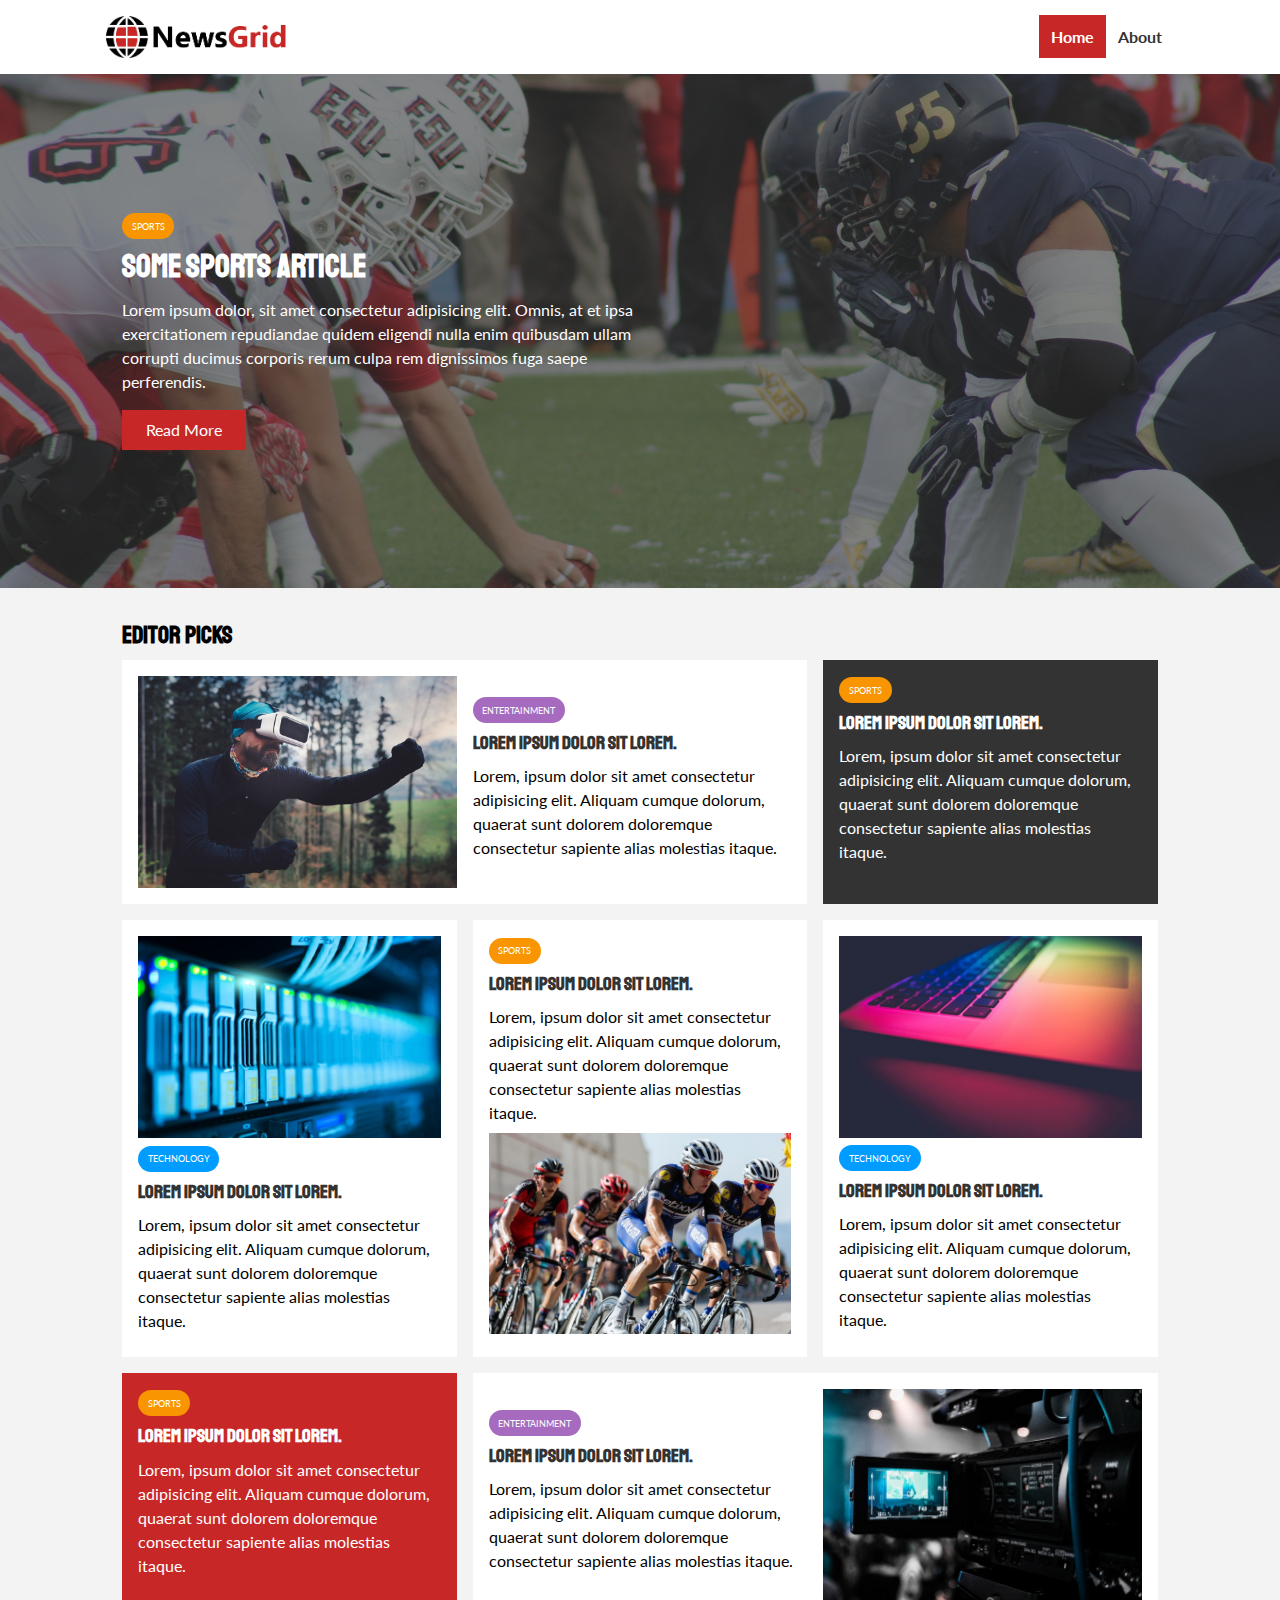
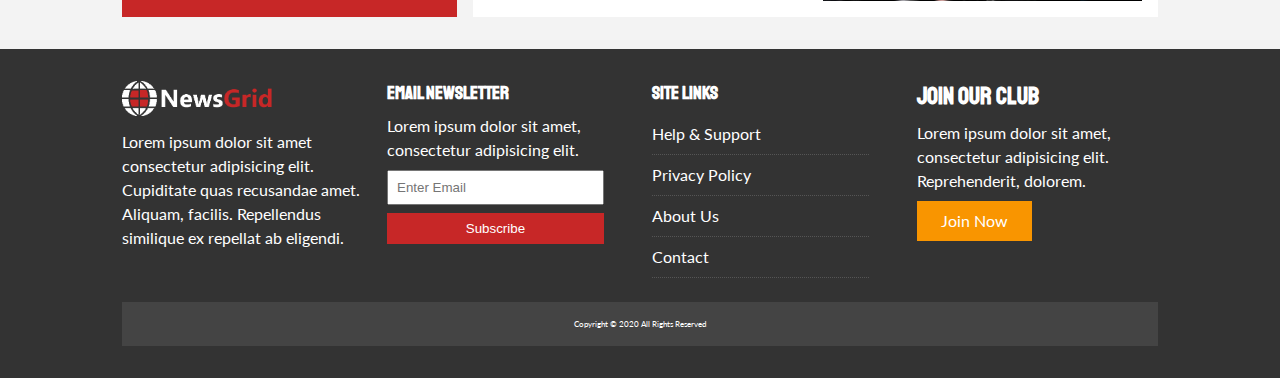
<file: index.html>
<!DOCTYPE html>
<html lang="en">
<head>
  <meta charset="UTF-8">
  <meta name="viewport" content="width=device-width, initial-scale=1.0">
  <link rel="stylesheet" href="https://use.fontawesome.com/releases/v5.6.3/css/all.css" integrity="sha384-UHRtZLI+pbxtHCWp1t77Bi1L4ZtiqrqD80Kn4Z8NTSRyMA2Fd33n5dQ8lWUE00s/" crossorigin="anonymous">
  <link href="https://fonts.googleapis.com/css?family=Lato|Staatliches" rel="stylesheet">
  <link rel="stylesheet" href="css/style.css">
  <link rel="stylesheet" media="screen and (max-width: 768px)" href="css/mobile.css">

  <link rel="shortcut icon" href="img/favicon.ico" typ
  e="image/x-icon">
  <title>NewsGrid | Latest News</title>
</head>
<body>
  <nav id="main-nav">
    <div class="container">
      <img src="img/logo.png" alt="NewsGrid" class="logo">
    
      <div class="social">
        <a href="https://www.facebook.com" target="_blank"><i class="fab fa-facebook fa-2x"></i></a>
        <a href="https://www.twitter.com" target="_blank"><i class="fab fa-twitter fa-2x"></i></a>
        <a href="https://www.instagram.com" target="_blank"><i class="fab fa-instagram fa-2x"></i></a>
        <a href="https://www.youtube.com" target="_blank"><i class="fab fa-youtube fa-2x"></i></a>
      </div>
      <ul>
        <li><a href="index.html" class="current">Home</a></li>
        <li><a href="about.html">About</a></li>
      </ul>
    </div>
  </nav>

  <!-- Showcase -->
  <header id="showcase">
    <div class="container">
      <div class="showcase-container">
        <div class="showcase-content">
          <div class="category category-sports">Sports</div>
          <h1>Some Sports Article</h1>
          <p>Lorem ipsum dolor, sit amet consectetur adipisicing elit. Omnis, at et ipsa exercitationem repudiandae quidem eligendi nulla enim quibusdam ullam corrupti ducimus corporis rerum culpa rem dignissimos fuga saepe perferendis.</p>
          <a href="article.html" class="btn btn-primary">Read More</a>
        </div>
      </div>
    </div>
  </header>
  <!-- Home Articles -->
  <section id="home-articles" class="py-2">
    <div class="container">
      <h2>Editor Picks</h2>
      <div class="articles-container">
        <article class="card">
          <img src="img/articles/ent1.jpg" alt="">
          <div>
          <div class="category category-ent">Entertainment</div>
          <h3>
            <a href="article.html">Lorem ipsum dolor sit lorem.</a>
          </h3>
          <p>Lorem, ipsum dolor sit amet consectetur adipisicing elit. Aliquam cumque dolorum, quaerat sunt dolorem doloremque consectetur sapiente alias molestias itaque.</p>
        </div>
        </article>
        <article class="card bg-dark">
          <div class="category category-sports">Sports</div>
          <h3>
            <a href="article.html">Lorem ipsum dolor sit lorem.</a>
          </h3>
          <p>Lorem, ipsum dolor sit amet consectetur adipisicing elit. Aliquam cumque dolorum, quaerat sunt dolorem doloremque consectetur sapiente alias molestias itaque.</p>
        </article>
        <article class="card">
          <img src="img/articles/tech1.jpg" alt="">
          <div class="category category-tech">Technology</div>
          <h3>
            <a href="article.html">Lorem ipsum dolor sit lorem.</a>
          </h3>
          <p>Lorem, ipsum dolor sit amet consectetur adipisicing elit. Aliquam cumque dolorum, quaerat sunt dolorem doloremque consectetur sapiente alias molestias itaque.</p>
        </article>
        <article class="card">
          
          <div class="category category-sports">Sports</div>
          <h3>
            <a href="article.html">Lorem ipsum dolor sit lorem.</a>
          </h3>
          <p>Lorem, ipsum dolor sit amet consectetur adipisicing elit. Aliquam cumque dolorum, quaerat sunt dolorem doloremque consectetur sapiente alias molestias itaque.</p>
          <img src="img/articles/sports1.jpg" alt="">
        </article>
        <article class="card">
          <img src="img/articles/tech2.jpg" alt="">
          <div class="category category-tech">Technology</div>
          <h3>
            <a href="article.html">Lorem ipsum dolor sit lorem.</a>
          </h3>
          <p>Lorem, ipsum dolor sit amet consectetur adipisicing elit. Aliquam cumque dolorum, quaerat sunt dolorem doloremque consectetur sapiente alias molestias itaque.</p>
        </article>
        <article class="card bg-primary">
          <div class="category category-sports">Sports</div>
          <h3>
            <a href="article.html">Lorem ipsum dolor sit lorem.</a>
          </h3>
          <p>Lorem, ipsum dolor sit amet consectetur adipisicing elit. Aliquam cumque dolorum, quaerat sunt dolorem doloremque consectetur sapiente alias molestias itaque.</p>
        </article>
        <article class="card">
          
          <div>
          <div class="category category-ent">Entertainment</div>
          <h3>
            <a href="article.html">Lorem ipsum dolor sit lorem.</a>
          </h3>
          <p>Lorem, ipsum dolor sit amet consectetur adipisicing elit. Aliquam cumque dolorum, quaerat sunt dolorem doloremque consectetur sapiente alias molestias itaque.</p>
        </div>
        <img src="img/articles/ent2.jpg" alt="">
        </article>
      </div>
    </div>
  </section>
  <!-- Footer -->
  <footer id="main-footer" class="py-2">
    <div class="container footer-container">
      <div>
        <img src="img/logo_light.png" alt="NewsGrid">
        <p>Lorem ipsum dolor sit amet consectetur adipisicing elit. Cupiditate quas recusandae amet. Aliquam, facilis. Repellendus similique ex repellat ab eligendi.</p>
      </div>
      <div>
        <h3>Email Newsletter</h3>
        <p>Lorem ipsum dolor sit amet, consectetur adipisicing elit.</p>
        <form name="contact" method="POST" data-netlify="true">
          <input type="email" name="email" placeholder="Enter Email">
          <input type="submit" value="Subscribe" class="btn btn-primary">
        </form>
      </div>
      <div>
        <h3>Site Links</h3>
        <ul class="list">
          <li><a href="#">Help & Support</a></li>
          <li><a href="#">Privacy Policy</a></li>
          <li><a href="#">About Us</a></li>
          <li><a href="#">Contact</a></li>
        </ul>
      </div>
      <div>
        <h2>Join Our Club</h2>
        <p>Lorem ipsum dolor sit amet, consectetur adipisicing elit. Reprehenderit, dolorem.</p>
        <a href="#" class="btn btn-secondary">Join Now</a>
      </div>
      <div>
        <p>Copyright &copy; 2020 All Rights Reserved</p>
      </div>
    </div>
  </footer>
</body>
</html>
</file>
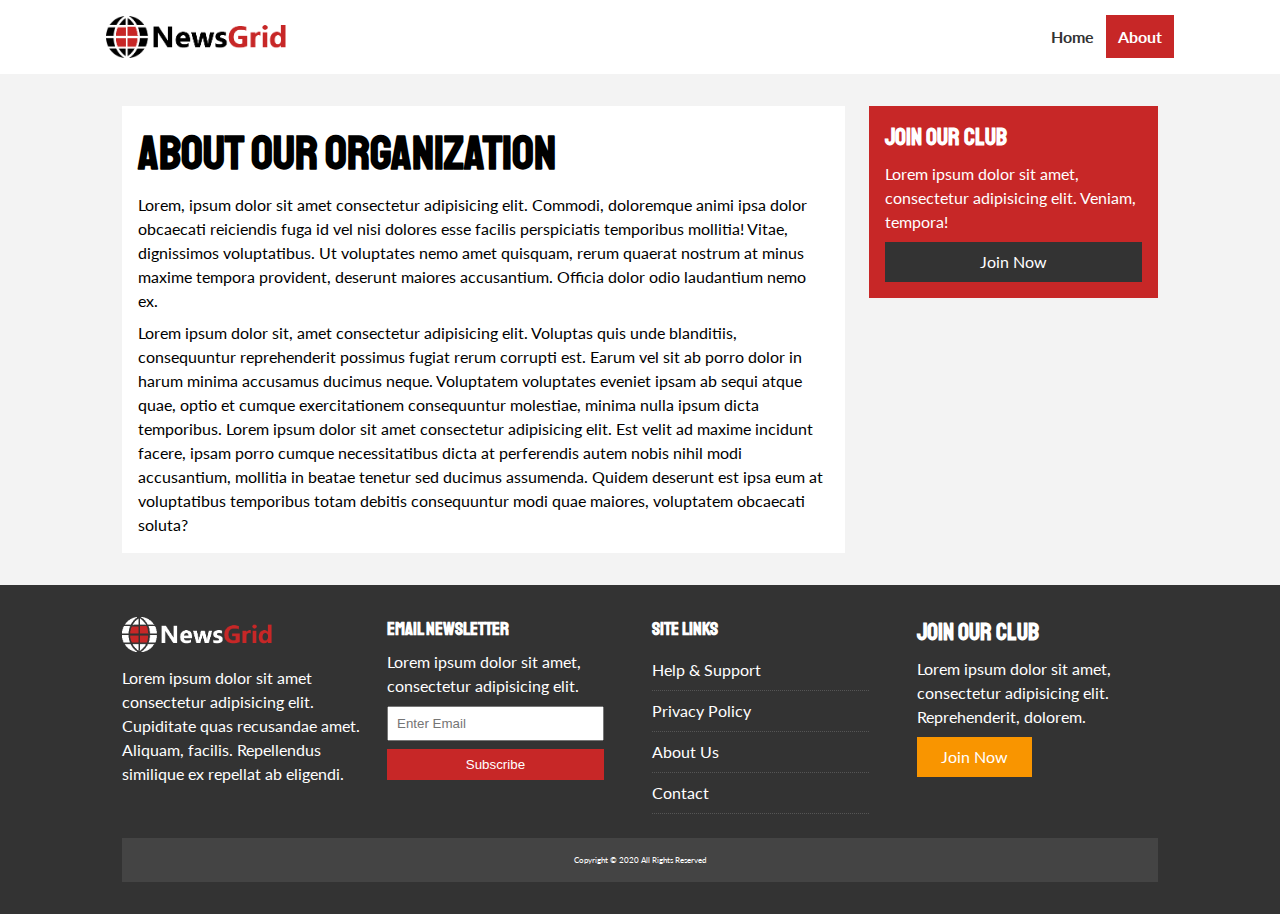
<file: about.html>
<!DOCTYPE html>
<html lang="en">
<head>
  <meta charset="UTF-8">
  <meta name="viewport" content="width=device-width, initial-scale=1.0">
  <link rel="stylesheet" href="https://use.fontawesome.com/releases/v5.6.3/css/all.css" integrity="sha384-UHRtZLI+pbxtHCWp1t77Bi1L4ZtiqrqD80Kn4Z8NTSRyMA2Fd33n5dQ8lWUE00s/" crossorigin="anonymous">
  <link href="https://fonts.googleapis.com/css?family=Lato|Staatliches" rel="stylesheet">
  <link rel="stylesheet" href="css/style.css">
  <link rel="stylesheet" media="screen and (max-width: 768px)" href="css/mobile.css">

  <link rel="shortcut icon" href="img/favicon.ico" typ
  e="image/x-icon">
  <title>NewsGrid | About</title>
</head>
<body>
  <nav id="main-nav">
    <div class="container">
      <img src="img/logo.png" alt="NewsGrid" class="logo">
    
      <div class="social">
        <a href="https://www.facebook.com" target="_blank"><i class="fab fa-facebook fa-2x"></i></a>
        <a href="https://www.twitter.com" target="_blank"><i class="fab fa-twitter fa-2x"></i></a>
        <a href="https://www.instagram.com" target="_blank"><i class="fab fa-instagram fa-2x"></i></a>
        <a href="https://www.youtube.com" target="_blank"><i class="fab fa-youtube fa-2x"></i></a>
      </div>
      <ul>
        <li><a href="index.html">Home</a></li>
        <li><a href="current" class="current">About</a></li>
      </ul>
    </div>
  </nav>

  <section id="about">
    <div class="container">
      <div class="page-container">
        <article class="card">
          <h1 class="l-heading">About Our Organization</h1>
          <p>Lorem, ipsum dolor sit amet consectetur adipisicing elit. Commodi, doloremque animi ipsa dolor obcaecati reiciendis fuga id vel nisi dolores esse facilis perspiciatis temporibus mollitia! Vitae, dignissimos voluptatibus. Ut voluptates nemo amet quisquam, rerum quaerat nostrum at minus maxime tempora provident, deserunt maiores accusantium. Officia dolor odio laudantium nemo ex.</p>
          Lorem ipsum dolor sit, amet consectetur adipisicing elit. Voluptas quis unde blanditiis, consequuntur reprehenderit possimus fugiat rerum corrupti est. Earum vel sit ab porro dolor in harum minima accusamus ducimus neque. Voluptatem voluptates eveniet ipsam ab sequi atque quae, optio et cumque exercitationem consequuntur molestiae, minima nulla ipsum dicta temporibus. Lorem ipsum dolor sit amet consectetur adipisicing elit. Est velit ad maxime incidunt facere, ipsam porro cumque necessitatibus dicta at perferendis autem nobis nihil modi accusantium, mollitia in beatae tenetur sed ducimus assumenda. Quidem deserunt est ipsa eum at voluptatibus temporibus totam debitis consequuntur modi quae maiores, voluptatem obcaecati soluta?
        </article>
        <aside class="card bg-primary">
        <h2>Join Our Club</h2>
        <p>Lorem ipsum dolor sit amet, consectetur adipisicing elit. Veniam, tempora!</p>
        <a href="#" class="btn btn-dark btn-block">Join Now</a>
      </aside>
      </div>
    </div>
  </section>

  <!-- Footer -->
  <footer id="main-footer" class="py-2">
    <div class="container footer-container">
      <div>
        <img src="img/logo_light.png" alt="NewsGrid">
        <p>Lorem ipsum dolor sit amet consectetur adipisicing elit. Cupiditate quas recusandae amet. Aliquam, facilis. Repellendus similique ex repellat ab eligendi.</p>
      </div>
      <div>
        <h3>Email Newsletter</h3>
        <p>Lorem ipsum dolor sit amet, consectetur adipisicing elit.</p>
        <form name="contact" method="POST" data-netlify="true">
          <input type="email" name="email" placeholder="Enter Email">
          <input type="submit" value="Subscribe" class="btn btn-primary">
        </form>
      </div>
      <div>
        <h3>Site Links</h3>
        <ul class="list">
          <li><a href="#">Help & Support</a></li>
          <li><a href="#">Privacy Policy</a></li>
          <li><a href="#">About Us</a></li>
          <li><a href="#">Contact</a></li>
        </ul>
      </div>
      <div>
        <h2>Join Our Club</h2>
        <p>Lorem ipsum dolor sit amet, consectetur adipisicing elit. Reprehenderit, dolorem.</p>
        <a href="#" class="btn btn-secondary">Join Now</a>
      </div>
      <div>
        <p>Copyright &copy; 2020 All Rights Reserved</p>
      </div>
    </div>
  </footer>
</body>
</html>
</file>
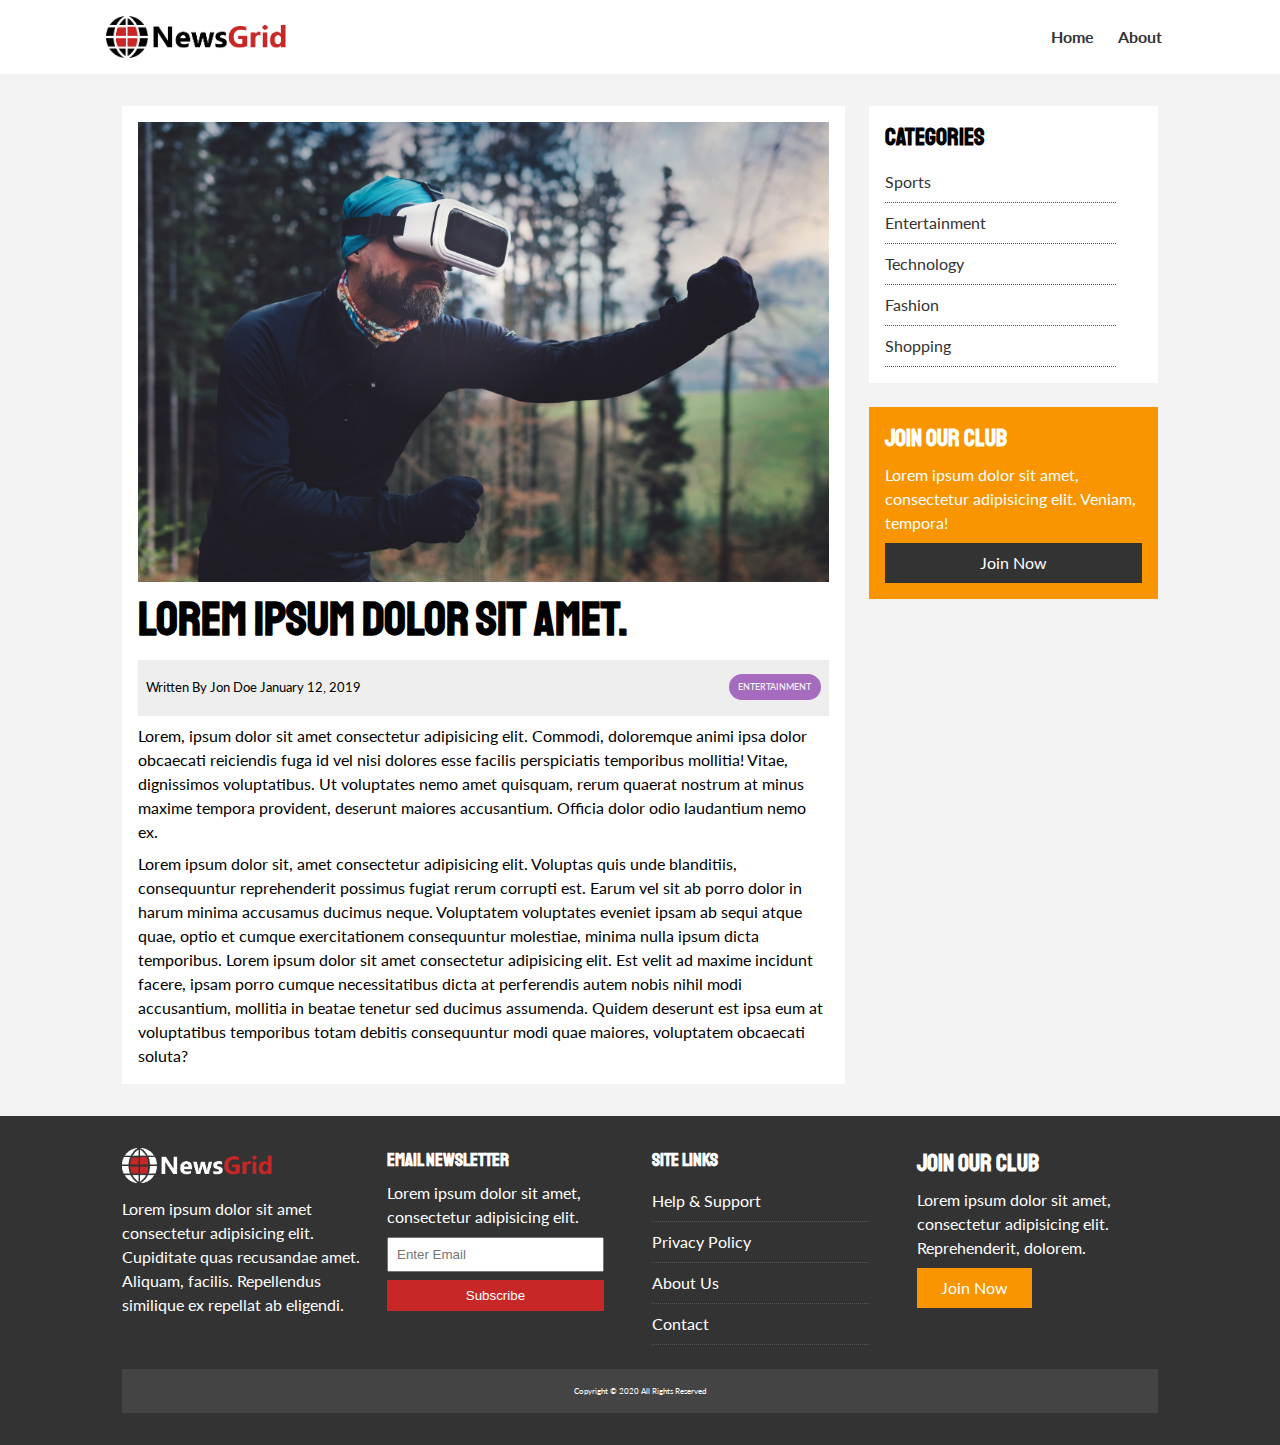
<file: article.html>
<!DOCTYPE html>
<html lang="en">
<head>
  <meta charset="UTF-8">
  <meta name="viewport" content="width=device-width, initial-scale=1.0">
  <link rel="stylesheet" href="https://use.fontawesome.com/releases/v5.6.3/css/all.css" integrity="sha384-UHRtZLI+pbxtHCWp1t77Bi1L4ZtiqrqD80Kn4Z8NTSRyMA2Fd33n5dQ8lWUE00s/" crossorigin="anonymous">
  <link href="https://fonts.googleapis.com/css?family=Lato|Staatliches" rel="stylesheet">
  <link rel="stylesheet" href="css/style.css">
  <link rel="stylesheet" media="screen and (max-width: 768px)" href="css/mobile.css">

  <link rel="shortcut icon" href="img/favicon.ico" typ
  e="image/x-icon">
  <title>NewsGrid | Latest News Article</title>
</head>
<body>
  <nav id="main-nav">
    <div class="container">
      <img src="img/logo.png" alt="NewsGrid" class="logo">
    
      <div class="social">
        <a href="https://www.facebook.com" target="_blank"><i class="fab fa-facebook fa-2x"></i></a>
        <a href="https://www.twitter.com" target="_blank"><i class="fab fa-twitter fa-2x"></i></a>
        <a href="https://www.instagram.com" target="_blank"><i class="fab fa-instagram fa-2x"></i></a>
        <a href="https://www.youtube.com" target="_blank"><i class="fab fa-youtube fa-2x"></i></a>
      </div>
      <ul>
        <li><a href="index.html">Home</a></li>
        <li><a href="about.html">About</a></li>
      </ul>
    </div>
  </nav>

  <section id="article">
    <div class="container">
      <div class="page-container">
        <article class="card">
          <img src="img/articles/ent1.jpg" alt="">
          <h1 class="l-heading">Lorem ipsum dolor sit amet.</h1>
          <div class="meta">
            <small>
              <i class="fas fa-user"></i> Written By Jon Doe January 12, 2019
            </small>
            <div class="category category-ent">Entertainment</div>
          </div>
          <p>Lorem, ipsum dolor sit amet consectetur adipisicing elit. Commodi, doloremque animi ipsa dolor obcaecati reiciendis fuga id vel nisi dolores esse facilis perspiciatis temporibus mollitia! Vitae, dignissimos voluptatibus. Ut voluptates nemo amet quisquam, rerum quaerat nostrum at minus maxime tempora provident, deserunt maiores accusantium. Officia dolor odio laudantium nemo ex.</p>
          Lorem ipsum dolor sit, amet consectetur adipisicing elit. Voluptas quis unde blanditiis, consequuntur reprehenderit possimus fugiat rerum corrupti est. Earum vel sit ab porro dolor in harum minima accusamus ducimus neque. Voluptatem voluptates eveniet ipsam ab sequi atque quae, optio et cumque exercitationem consequuntur molestiae, minima nulla ipsum dicta temporibus. Lorem ipsum dolor sit amet consectetur adipisicing elit. Est velit ad maxime incidunt facere, ipsam porro cumque necessitatibus dicta at perferendis autem nobis nihil modi accusantium, mollitia in beatae tenetur sed ducimus assumenda. Quidem deserunt est ipsa eum at voluptatibus temporibus totam debitis consequuntur modi quae maiores, voluptatem obcaecati soluta?
        </article>

        <aside id="categories" class="card">
          <h2>Categories</h2>
          <ul class="list">
            <li><a href="#"><i class="fas fa-chevron-right"></i> Sports</a></li>
            <li><a href="#"><i class="fas fa-chevron-right"></i> Entertainment</a></li>
            <li><a href="#"><i class="fas fa-chevron-right"></i> Technology</a></li>
            <li><a href="#"><i class="fas fa-chevron-right"></i> Fashion</a></li>
            <li><a href="#"><i class="fas fa-chevron-right"></i> Shopping</a></li>
          </ul>
        </aside>
        <aside class="card bg-secondary">
        <h2>Join Our Club</h2>
        <p>Lorem ipsum dolor sit amet, consectetur adipisicing elit. Veniam, tempora!</p>
        <a href="#" class="btn btn-dark btn-block">Join Now</a>
      
      </aside>
      </div>
    </div>
  </section>

  <!-- Footer -->
  <footer id="main-footer" class="py-2">
    <div class="container footer-container">
      <div>
        <img src="img/logo_light.png" alt="NewsGrid">
        <p>Lorem ipsum dolor sit amet consectetur adipisicing elit. Cupiditate quas recusandae amet. Aliquam, facilis. Repellendus similique ex repellat ab eligendi.</p>
      </div>
      <div>
        <h3>Email Newsletter</h3>
        <p>Lorem ipsum dolor sit amet, consectetur adipisicing elit.</p>
        <form name="contact" method="POST" data-netlify="true">
          <input type="email" name="email" placeholder="Enter Email">
          <input type="submit" value="Subscribe" class="btn btn-primary">
        </form>
      </div>
      <div>
        <h3>Site Links</h3>
        <ul class="list">
          <li><a href="#">Help & Support</a></li>
          <li><a href="#">Privacy Policy</a></li>
          <li><a href="#">About Us</a></li>
          <li><a href="#">Contact</a></li>
        </ul>
      </div>
      <div>
        <h2>Join Our Club</h2>
        <p>Lorem ipsum dolor sit amet, consectetur adipisicing elit. Reprehenderit, dolorem.</p>
        <a href="#" class="btn btn-secondary">Join Now</a>
      </div>
      <div>
        <p>Copyright &copy; 2020 All Rights Reserved</p>
      </div>
    </div>
  </footer>
</body>
</html>
</file>
<file: css/style.css>
:root {
  --primary-color: #c72727;
  --secondary-color: #f99500;
  --light-color: #f3f3f3;
  --dark-color: #333;
  --max-width: 1100px;

}

.category {
  --sports-color: #f99500;
  --ent-color: #a66bbe;
  --tech-color: #009cff;
}

* {
  margin: 0;
  padding: 0;
  box-sizing: border-box;
}

body {
  font-family: 'Lato', sans-serif;
  line-height: 1.5;
  background: var(--light-color);
}

a {
  color: #333;
  text-decoration: none;
}

ul {
  list-style: none;
}

p {
  margin: 0.5rem 0;
}

img {
  width: 100%;
}

h1, h2, h3, h4, h5, h6 {
  font-family: 'Staatliches', cursive;
  margin-bottom: .55rem;
  line-height: 1.3;
}

/* Utility */
.container {
  max-width: var(--max-width);
  margin: auto;
  padding: 0 2rem;
  overflow: hidden;
}

.category {
  display: inline-block;
  color: #fff;
  font-size: 0.55rem;
  text-transform: uppercase;
  padding: 0.4rem 0.6rem;
  border-radius: 15px;
  margin-bottom: 0.5rem;
}

.category-sports { background: var(--sports-color); }
.category-ent { background: var(--ent-color); }
.category-tech { background: var(--tech-color); }

.btn {
  display: inline-block;
  border: none;
  background: var(--dark-color);
  color: #fff;
  padding: 0.5rem 1.5rem;

}

.btn-light { background: var(--light-color); }
.btn-primary { background: var(--primary-color); }
.btn-secondary { background: var(--secondary-color); }

.btn:hover {
  opacity: 0.9;
}
.btn-block {
  display: block;
  width: 100%;
  text-align: center;
}

.card {
  background: #fff;
  padding: 1rem;
}

.bg-dark {
  background: var(--dark-color);
  color: #fff;
}
.bg-primary {
  background: var(--primary-color);
  color: #fff;
}
.bg-secondary {
  background: var(--secondary-color);
  color: #fff;
}

.bg-dark h1,
.bg-dark h2,
.bg-dark h3,
.bg-dark a,
.bg-primary h1,
.bg-primary h2,
.bg-primary h3,
.bg-primary a,
.bg-secondary h1,
.bg-secondary h2,
.bg-secondary h3,
.bg-secondary a {
  color: #fff;
}


.py-1 { padding: 1.5rem 0; }
.py-2 { padding: 2rem 0; }
.py-3 { padding: 3rem 0; }
.p-1 { padding: 1.5rem; }
.p2-2 { padding: 2rem; }
.p3-3 { padding: 3rem; }

.l-heading {
  font-size: 3rem;
}

.list li {
  padding: 0.5rem 0;
  border-bottom: #555 dotted 1px;
  width: 90%;
}

.list li a:hover {
  color: VAR(--primary-color)!important;
}

/* Inner page grid container */
.page-container {
  display: grid;
  grid-template-columns: 5fr 2fr;
  margin: 2rem 0;
  grid-gap: 1.5rem;
}

.page-container > *:first-child {
  grid-row: 1 / span 3;
}

/* Navigation */
#main-nav {
  background: #fff;
  position: sticky;
  top: 0;
  z-index: 2;
}

#main-nav .container {
  display: grid;
  grid-template-columns: 6fr 3fr 2fr;
  padding: 1rem;
  align-items: center;
}

#main-nav .logo {
  width: 180px;
}

#main-nav ul {
  justify-self: end;
  display: flex;

}
#main-nav ul li a {
  padding: .75rem;
  font-weight: bold;
}

#main-nav ul li a.current {
  background: var(--primary-color);
  color: #fff;
}
#main-nav ul li a:hover {
  background: var(--light-color);
  color: var(--dark-color);
}

#main-nav .social {
  justify-self: center;

}

#main-nav .social i {
  color: #777;
  margin-right: .5rem;
}

#showcase {
  color: #fff;
  background: #333;
  padding: 2rem;
  position: relative;
}

#showcase:before {
  content: '';
  background: url(../img/featured.jpg) no-repeat center center/cover;
  position: absolute;
  top: 0;
  left: 0;
  width: 100%;
  height: 100%;
  opacity: 0.4;
}

#showcase .showcase-container {
  display: grid;
  grid-template-columns: repeat(2, 1fr);
  justify-content: center;
  align-items: center;
  height: 50vh;
}

#showcase .showcase-content {
  z-index: 1;
}

#showcase .showcase-content p {
  margin-bottom: 1rem;
}

/* Home Articles */
#home-articles .articles-container {
  display: grid;
  grid-template-columns: repeat(3, 1fr);
  grid-gap: 1rem;
}

#home-articles .articles-container > *:first-child,
#home-articles .articles-container > *:last-child {
  display: grid;
  grid-template-columns: repeat(2, 1fr);
  grid-gap: 1rem;
  align-items: center;
  grid-column: 1 /span 2;
}

#home-articles .articles-container > *:last-child {
  grid-column: 2 /span 2;
}

#article .meta {
  display: flex;
  justify-content: space-between;
  align-items: center;
  background: #eee;
  padding: 0.5rem;
}

#article .meta .category {
  margin-top: 0.4rem;
}

/* Footer */
#main-footer {
  background: var(--dark-color);
  color: #fff;
}

#main-footer img {
  width: 150px;
}

#main-footer a {
  color: #fff;
}

#main-footer .footer-container {
  display: grid;
  grid-template-columns: repeat(4, 1fr);
  grid-gap: 1.5rem;
}

#main-footer .footer-container > *:last-child {
  background: #444;
  grid-column: 1 / span 4;
  padding: .5rem;
  text-align: center;
  font-size: 0.5rem;
}

#main-footer .footer-container input[type="email"] {
width: 90%;  
padding: 0.5rem;
margin-bottom: 0.5rem;
}

#main-footer .footer-container input[type="submit"] {
  width: 90%;
}
</file>
<file: css/mobile.css>
/* Navigation */
#main-nav .social {
  display: none;
}

#main-nav .container {
  grid-template-columns: 1fr;
  grid-gap: 1.2rem;
}

#main-nav ul,
#main-nav .logo {
  justify-self: center;
}

#main-nav ul li a {
  padding: 0.5rem;
}

#home-articles .articles-container {
  grid-template-columns: repeat(2, 1fr);
}

#home-articles .articles-container > *:first-child, 
#home-articles .articles-container > *:last-child {
  grid-template-columns: 1fr;
  grid-column: 1;
}

@media(max-width: 600px) {
  /* Stack Grid Items */
  #showcase .showcase-container,
  #home-articles .articles-container,
  #main-footer .footer-container {
  grid-template-columns: 1fr;
}
#main-footer .footer-container > *:last-child {
  grid-column: 1;
}
#main-footer .footer-container > *:nth-child(1),
#main-footer .footer-container > *:nth-child(2) {
  border-bottom: #444 dotted 3px;
  padding-bottom: 1rem;
}
.page-container {
  grid-template-columns: 1fr;
  text-align: center;
}
.page-container > *:first-child {
  grid-row: 1;
}

.l-heading {
  font-size: 2rem;
}
}
</file>
